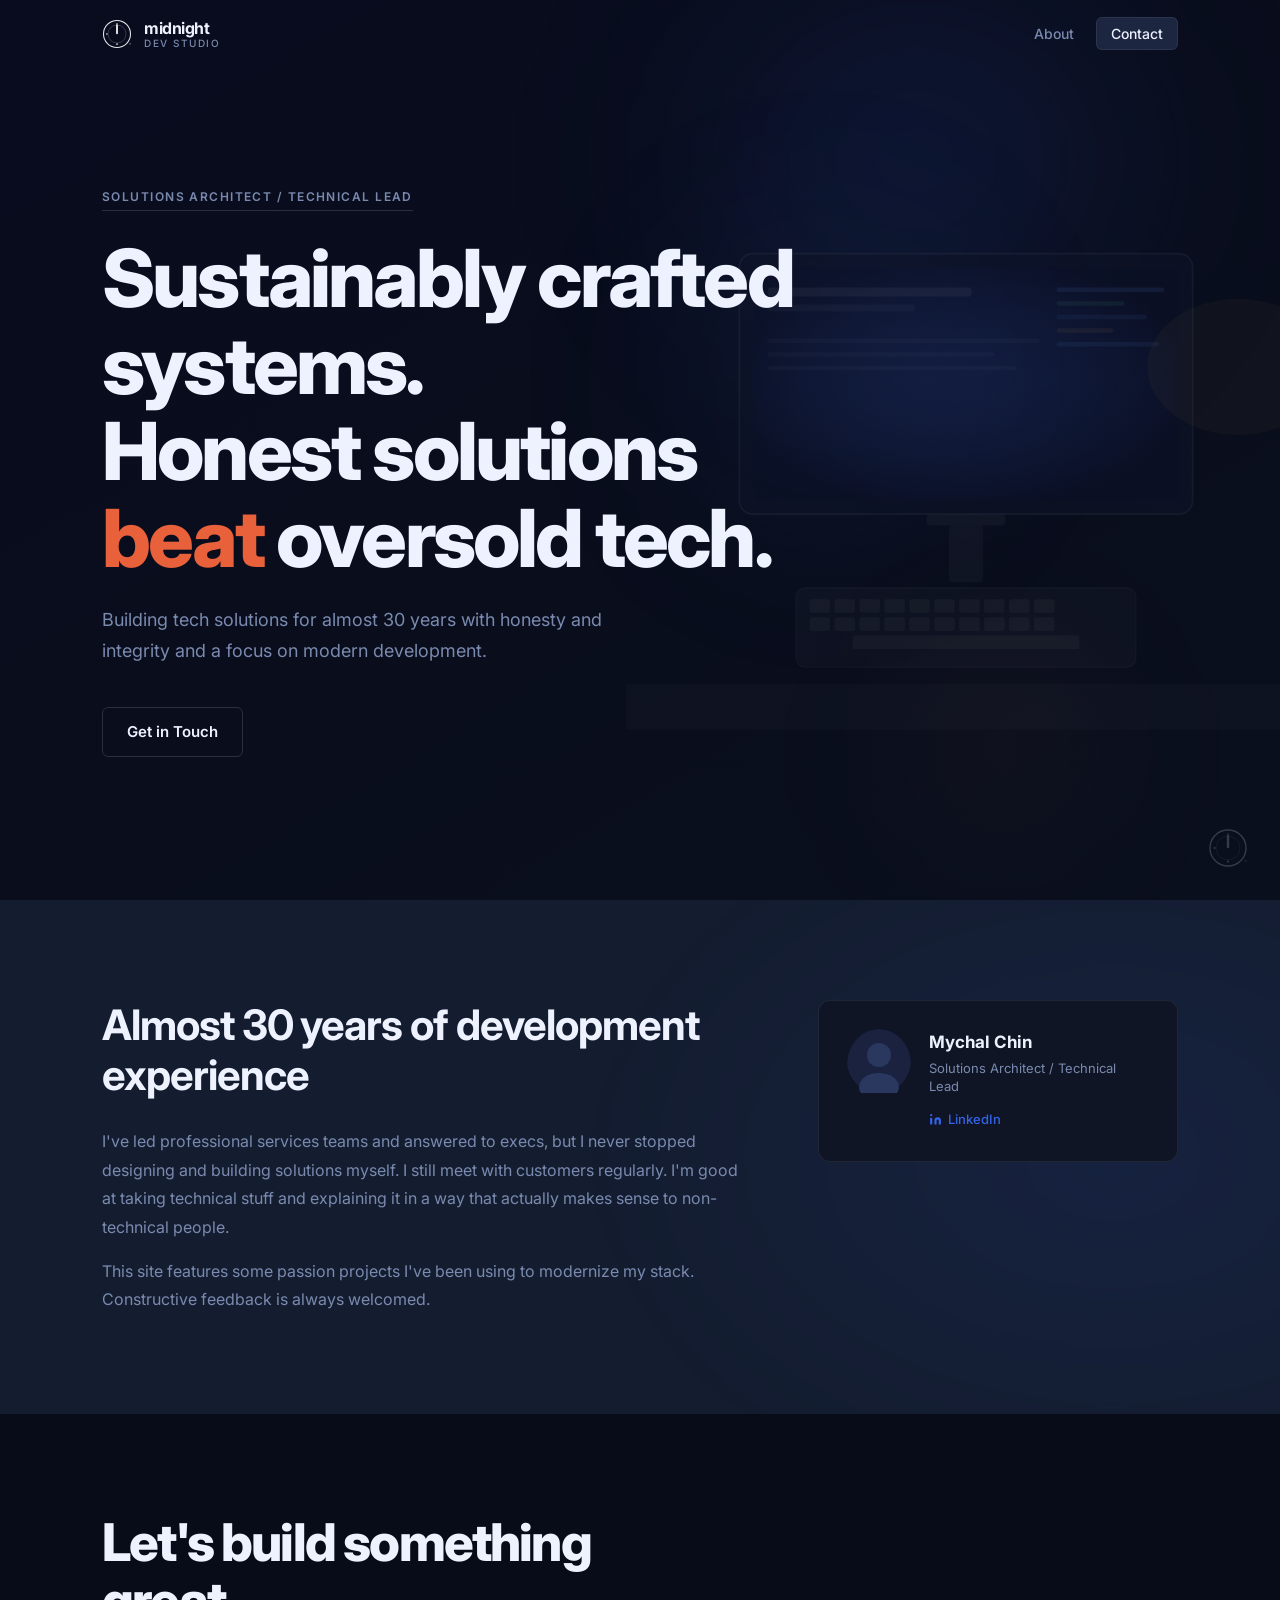
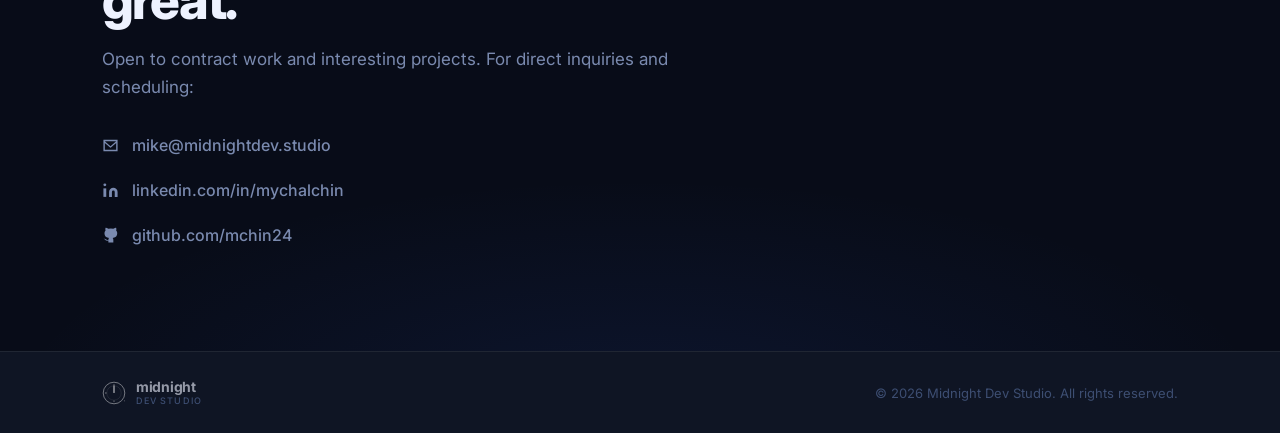
<file: index.html>
<!DOCTYPE html>
<html lang="en">
	<head>
		<meta charset="UTF-8">
		<meta name="viewport" content="width=device-width, initial-scale=1.0">
		<title>Midnight Dev Studio — Mychal Chin</title>
		<meta name="description"
		      content="Solutions Architect and Technical Lead. Building modern applications.">
		
		<!-- Open Graph -->
		<meta property="og:title" content="Midnight Dev Studio">
		<meta property="og:description"
		      content="Solutions Architect and Technical Lead. Building modern applications.">
		<meta property="og:type" content="website">
		<meta property="og:url" content="https://midnightdev.studio">
		
		<link rel="preconnect" href="https://fonts.googleapis.com">
		<link rel="preconnect" href="https://fonts.gstatic.com" crossorigin>
		<link href="https://fonts.googleapis.com/css2?family=Inter:wght@300;400;500;600;700;800&display=swap" rel="stylesheet">
		
		<link rel="stylesheet" href="css/styles.css">
	</head>
	<body>
		
		<!-- ============================================================
			 NAV
			 ============================================================ -->
		<nav class="nav" id="nav">
			<div class="nav-inner">
				<a href="#" class="nav-logo" aria-label="Midnight Dev Studio — home">
					<svg class="nav-emblem" viewBox="0 0 40 40" xmlns="http://www.w3.org/2000/svg" aria-hidden="true">
						<circle cx="20" cy="20" r="18" fill="none" stroke="white" stroke-width="1.4"/>
						<circle cx="20" cy="20" r="12" fill="none" stroke="white" stroke-width="0.6" opacity="0.45"/>
						<line x1="20" y1="19" x2="20" y2="6" stroke="white" stroke-width="1.4" stroke-linecap="round"/>
						<line x1="20" y1="19" x2="20" y2="8.5" stroke="white" stroke-width="2.4" stroke-linecap="round"/>
						<path d="M27,13 a7,7 0 0,1 0,14 a5,5 0 0,0 0,-14 z" fill="white"/>
						<circle cx="6.5" cy="20" r="1.1" fill="white"/>
						<circle cx="20" cy="33.5" r="1.1" fill="white"/>
						<path d="M36.5,33 L37.5,31.5 L38.5,33 L37,34.5 Z" fill="white" opacity="0.55"/>
					</svg>
					<span class="nav-logo-wordmark">
          <span class="nav-logo-name">midnight</span>
          <span class="nav-logo-sub">dev studio</span>
        </span>
				</a>
				
				<button class="nav-hamburger" id="nav-hamburger" aria-label="Open menu" aria-expanded="false">
					<span></span>
					<span></span>
					<span></span>
				</button>
				
				<ul class="nav-links" id="nav-links" role="list">
					<li><a href="#about">About</a></li>
					<li><a href="#contact" class="nav-cta">Contact</a></li>
				</ul>
			</div>
		</nav>
		
		<!-- ============================================================
			 HERO
			 ============================================================ -->
		<section class="hero" id="hero" aria-label="Introduction">
			<div class="hero-bg" aria-hidden="true">
				<div class="hero-bg-glow hero-bg-glow--1"></div>
				<div class="hero-bg-glow hero-bg-glow--2"></div>
				<div class="hero-bg-glow hero-bg-glow--3"></div>
				<div class="hero-bg-desk" aria-hidden="true">
					<!-- Stylised desk/monitor scene -->
					<svg class="desk-svg" viewBox="0 0 600 500" xmlns="http://www.w3.org/2000/svg" aria-hidden="true">
						<!-- monitor stand -->
						<rect x="265" y="310" width="70" height="10" rx="4" fill="rgba(255,255,255,0.06)"/>
						<rect x="285" y="320" width="30" height="50" rx="3" fill="rgba(255,255,255,0.05)"/>
						<!-- monitor body -->
						<rect x="100" y="80" width="400" height="230" rx="12" fill="rgba(15,21,40,0.9)" stroke="rgba(255,255,255,0.08)" stroke-width="1.5"/>
						<!-- monitor screen inner glow -->
						<rect x="112" y="92" width="376" height="206" rx="6" fill="url(#screenGrad)"/>
						<!-- screen content suggestion -->
						<rect x="125" y="110" width="180" height="8" rx="3" fill="rgba(255,255,255,0.08)"/>
						<rect x="125" y="125" width="130" height="6" rx="3" fill="rgba(255,255,255,0.05)"/>
						<rect x="125" y="155" width="240" height="4" rx="2" fill="rgba(255,255,255,0.04)"/>
						<rect x="125" y="167" width="200" height="4" rx="2" fill="rgba(255,255,255,0.04)"/>
						<rect x="125" y="179" width="220" height="4" rx="2" fill="rgba(255,255,255,0.04)"/>
						<!-- code-like lines right panel -->
						<rect x="380" y="110" width="95" height="4" rx="2" fill="rgba(100,160,255,0.15)"/>
						<rect x="380" y="122" width="60" height="4" rx="2" fill="rgba(100,200,150,0.12)"/>
						<rect x="380" y="134" width="80" height="4" rx="2" fill="rgba(100,160,255,0.1)"/>
						<rect x="380" y="146" width="50" height="4" rx="2" fill="rgba(255,180,100,0.1)"/>
						<rect x="380" y="158" width="90" height="4" rx="2" fill="rgba(100,160,255,0.12)"/>
						<!-- keyboard -->
						<rect x="150" y="375" width="300" height="70" rx="8" fill="rgba(255,255,255,0.04)" stroke="rgba(255,255,255,0.06)" stroke-width="1"/>
						<!-- keyboard keys rows -->
						<g fill="rgba(255,255,255,0.06)">
							<rect x="162" y="385" width="18" height="12" rx="2"/>
							<rect x="184" y="385" width="18" height="12" rx="2"/>
							<rect x="206" y="385" width="18" height="12" rx="2"/>
							<rect x="228" y="385" width="18" height="12" rx="2"/>
							<rect x="250" y="385" width="18" height="12" rx="2"/>
							<rect x="272" y="385" width="18" height="12" rx="2"/>
							<rect x="294" y="385" width="18" height="12" rx="2"/>
							<rect x="316" y="385" width="18" height="12" rx="2"/>
							<rect x="338" y="385" width="18" height="12" rx="2"/>
							<rect x="360" y="385" width="18" height="12" rx="2"/>
							<rect x="162" y="401" width="18" height="12" rx="2"/>
							<rect x="184" y="401" width="18" height="12" rx="2"/>
							<rect x="206" y="401" width="18" height="12" rx="2"/>
							<rect x="228" y="401" width="18" height="12" rx="2"/>
							<rect x="250" y="401" width="18" height="12" rx="2"/>
							<rect x="272" y="401" width="18" height="12" rx="2"/>
							<rect x="294" y="401" width="18" height="12" rx="2"/>
							<rect x="316" y="401" width="18" height="12" rx="2"/>
							<rect x="338" y="401" width="18" height="12" rx="2"/>
							<rect x="360" y="401" width="18" height="12" rx="2"/>
							<rect x="200" y="417" width="200" height="12" rx="2"/>
						</g>
						<!-- moon top right -->
						<path d="M530,45 a30,30 0 0,1 0,60 a22,22 0 0,0 0,-60 z" fill="rgba(220,230,255,0.12)"/>
						<path d="M530,55 a20,20 0 0,1 0,40 a15,15 0 0,0 0,-40 z" fill="rgba(220,230,255,0.08)"/>
						<!-- desk lamp glow -->
						<ellipse cx="540" cy="180" rx="80" ry="60" fill="rgba(255,190,80,0.06)"/>
						<!-- desk surface -->
						<rect x="0" y="460" width="600" height="40" rx="0" fill="rgba(255,255,255,0.03)"/>
						
						<defs>
							<radialGradient id="screenGrad" cx="50%" cy="50%" r="55%">
								<stop offset="0%" stop-color="rgba(40,70,160,0.35)"/>
								<stop offset="100%" stop-color="rgba(10,15,40,0.6)"/>
							</radialGradient>
						</defs>
					</svg>
				</div>
			</div>
			
			<div class="hero-content">
				<p class="hero-label">Solutions Architect / Technical Lead</p>
				<h1 class="hero-heading">
					Sustainably crafted systems.<br>
					Honest solutions <em>beat</em> oversold tech.
				</h1>
				<p class="hero-body">
					Building tech solutions for almost 30 years with honesty and integrity and a focus on modern
					development.
				</p>
				<div class="hero-ctas">
					<a href="#contact" class="btn btn-outline">Get in Touch</a>
				</div>
			</div>
			
			<!-- decorative clock emblem -->
			<div class="hero-emblem" aria-hidden="true">
				<svg viewBox="0 0 40 40" xmlns="http://www.w3.org/2000/svg">
					<circle cx="20" cy="20" r="18" fill="none" stroke="white" stroke-width="1.4"/>
					<circle cx="20" cy="20" r="12" fill="none" stroke="white" stroke-width="0.6" opacity="0.45"/>
					<line x1="20" y1="19" x2="20" y2="6" stroke="white" stroke-width="1.4" stroke-linecap="round"/>
					<line x1="20" y1="19" x2="20" y2="8.5" stroke="white" stroke-width="2.4" stroke-linecap="round"/>
					<path d="M27,13 a7,7 0 0,1 0,14 a5,5 0 0,0 0,-14 z" fill="white"/>
					<circle cx="6.5" cy="20" r="1.1" fill="white"/>
					<circle cx="20" cy="33.5" r="1.1" fill="white"/>
					<path d="M36.5,33 L37.5,31.5 L38.5,33 L37,34.5 Z" fill="white" opacity="0.55"/>
				</svg>
			</div>
		</section>
		
		<!-- ============================================================
			 ABOUT
			 ============================================================ -->
		<section class="section about" id="about">
			<div class="about-bg" aria-hidden="true">
				<div class="about-bg-glow"></div>
			</div>
			<div class="container">
				<div class="about-grid">
					<div class="about-text">
						<h2 class="section-title about-title">Almost 30 years of development experience</h2>
						<p class="about-body">
							I've led professional services teams and answered to execs, but I never stopped designing
							and building solutions myself. I still meet with customers regularly. I'm good at taking
							technical stuff and explaining it in a way that actually makes sense to non-technical people.
						</p>
						<p class="about-body">
							This site features some passion projects I've been using to modernize my stack. Constructive feedback is always welcomed.
						</p>
					</div>
					
					<aside class="about-aside">
						<div class="meet-card">
							<div class="meet-avatar" aria-hidden="true">
								<svg viewBox="0 0 64 64" xmlns="http://www.w3.org/2000/svg" width="64" height="64">
									<circle cx="32" cy="32" r="32" fill="#1a2240"/>
									<circle cx="32" cy="26" r="12" fill="#2a3860"/>
									<ellipse cx="32" cy="58" rx="20" ry="14" fill="#2a3860"/>
								</svg>
							</div>
							<div class="meet-info">
								<h3 class="meet-name">Mychal Chin</h3>
								<p class="meet-role">Solutions Architect / Technical Lead</p>
								<a href="https://linkedin.com/in/mychalchin" class="meet-link" target="_blank" rel="noopener">
									<svg width="13" height="13" viewBox="0 0 24 24" fill="currentColor" aria-hidden="true"><path d="M16 8a6 6 0 0 1 6 6v7h-4v-7a2 2 0 0 0-2-2 2 2 0 0 0-2 2v7h-4v-7a6 6 0 0 1 6-6z"/><rect x="2" y="9" width="4" height="12"/><circle cx="4" cy="4" r="2"/></svg>
									LinkedIn
								</a>
							</div>
						</div>
					</aside>
				</div>
			</div>
		</section>
		
		<!-- ============================================================
			 CONTACT
			 ============================================================ -->
		<section class="section contact" id="contact">
			<div class="contact-bg" aria-hidden="true"></div>
			<div class="container">
				<div class="contact-split">
					<div class="contact-main">
						<h2 class="contact-heading">Let's build something great.</h2>
						<p class="contact-body">Open to contract work and interesting projects. For direct inquiries and scheduling:</p>
						<ul class="contact-links" role="list">
							<li>
								<a href="mailto:mike@midnightdev.studio" class="contact-link" target="_blank" rel="noopener">
									<svg width="17" height="17" viewBox="0 0 24 24" fill="currentColor" aria-hidden="true"><path d="M2 4h20v16H2V4zm2 2v.01L12 13l8-6.99V6H4zm16 2.43l-7.39 6.46a1 1 0 0 1-1.22 0L4 8.43V18h16V8.43z"/></svg>
									mike@midnightdev.studio
								</a>
							</li>
							<li>
								<a href="https://linkedin.com/in/mychalchin" class="contact-link" target="_blank" rel="noopener">
									<svg width="17" height="17" viewBox="0 0 24 24" fill="currentColor" aria-hidden="true"><path d="M16 8a6 6 0 0 1 6 6v7h-4v-7a2 2 0 0 0-2-2 2 2 0 0 0-2 2v7h-4v-7a6 6 0 0 1 6-6z"/><rect x="2" y="9" width="4" height="12"/><circle cx="4" cy="4" r="2"/></svg>
									linkedin.com/in/mychalchin
								</a>
							</li>
							<li>
								<a href="https://github.com/mchin24" class="contact-link" target="_blank" rel="noopener">
									<svg width="17" height="17" viewBox="0 0 24 24" fill="currentColor" aria-hidden="true"><path d="M9 19c-5 1.5-5-2.5-7-3m14 6v-3.87a3.37 3.37 0 0 0-.94-2.61c3.14-.35 6.44-1.54 6.44-7A5.44 5.44 0 0 0 20 4.77 5.07 5.07 0 0 0 19.91 1S18.73.65 16 2.48a13.38 13.38 0 0 0-7 0C6.27.65 5.09 1 5.09 1A5.07 5.07 0 0 0 5 4.77a5.44 5.44 0 0 0-1.5 3.78c0 5.42 3.3 6.61 6.44 7A3.37 3.37 0 0 0 9 18.13V22"/></svg>
									github.com/mchin24
								</a>
							</li>
						</ul>
					</div>
				</div>
			</div>
		</section>
		
		<!-- ============================================================
			 FOOTER
			 ============================================================ -->
		<footer class="footer">
			<div class="container footer-inner">
				<a href="#" class="footer-logo" aria-label="Midnight Dev Studio — back to top">
					<svg class="footer-emblem" viewBox="0 0 40 40" xmlns="http://www.w3.org/2000/svg" aria-hidden="true">
						<circle cx="20" cy="20" r="18" fill="none" stroke="white" stroke-width="1.4"/>
						<circle cx="20" cy="20" r="12" fill="none" stroke="white" stroke-width="0.6" opacity="0.45"/>
						<line x1="20" y1="19" x2="20" y2="6" stroke="white" stroke-width="1.4" stroke-linecap="round"/>
						<line x1="20" y1="19" x2="20" y2="8.5" stroke="white" stroke-width="2.4" stroke-linecap="round"/>
						<path d="M27,13 a7,7 0 0,1 0,14 a5,5 0 0,0 0,-14 z" fill="white"/>
						<circle cx="6.5" cy="20" r="1.1" fill="white"/>
						<circle cx="20" cy="33.5" r="1.1" fill="white"/>
						<path d="M36.5,33 L37.5,31.5 L38.5,33 L37,34.5 Z" fill="white" opacity="0.55"/>
					</svg>
					<span class="footer-wordmark">
          <span class="footer-name">midnight</span>
          <span class="footer-sub">dev studio</span>
        </span>
				</a>
				<p class="footer-copy">© 2026 Midnight Dev Studio. All rights reserved.</p>
			</div>
		</footer>
		
		<script src="js/main.js"></script>
	</body>
</html>
</file>
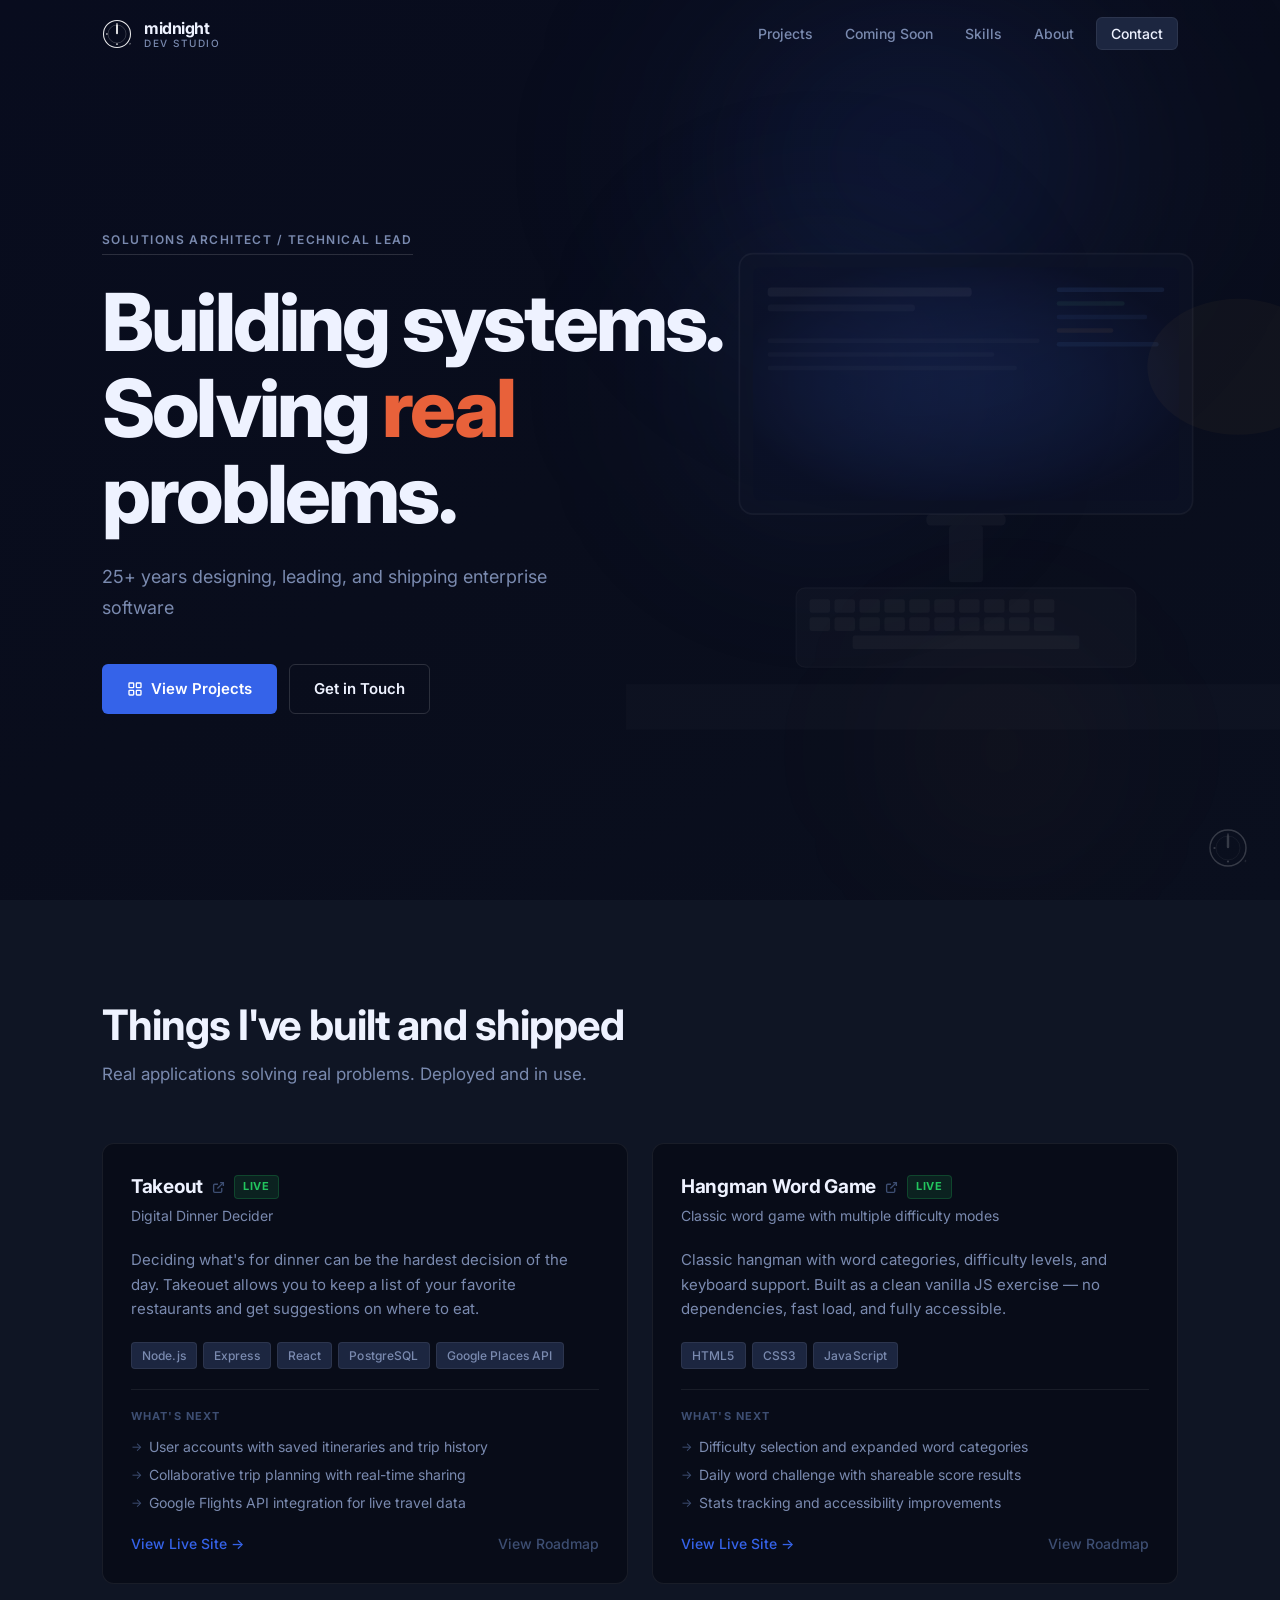
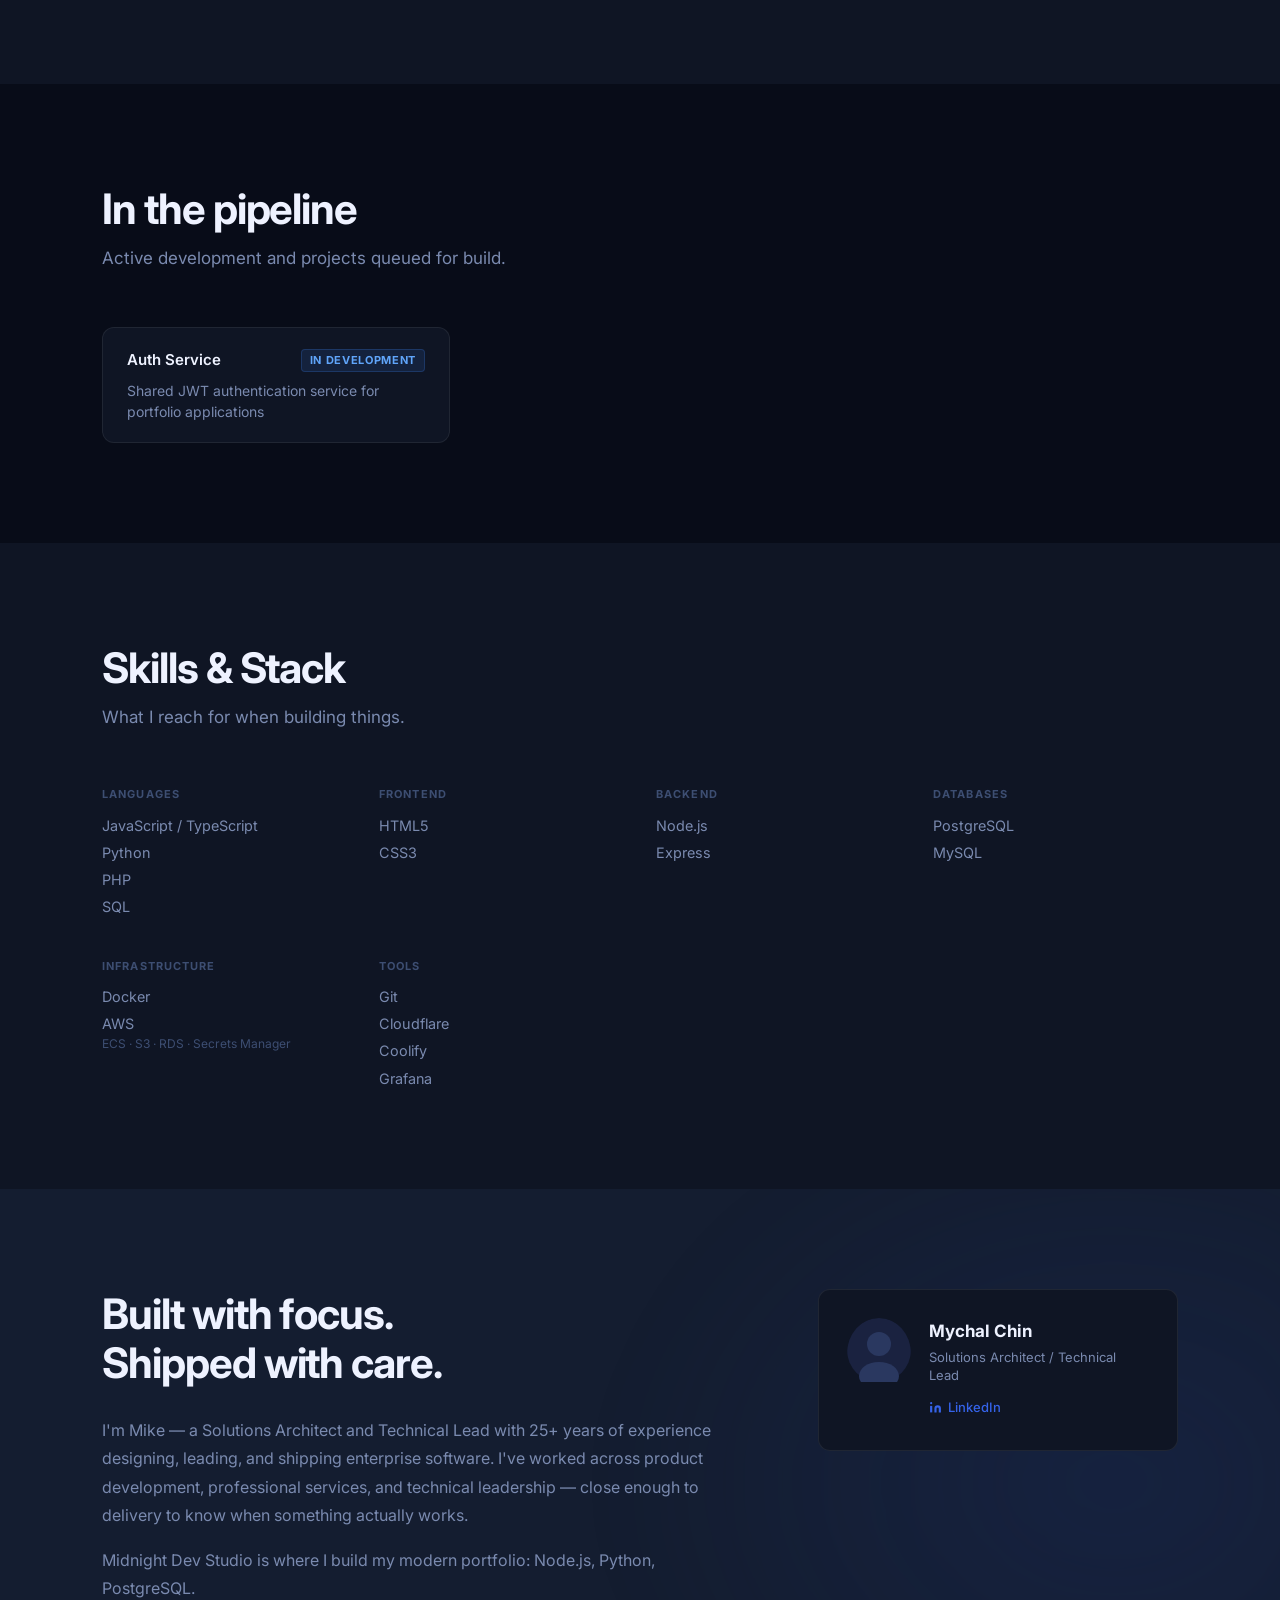
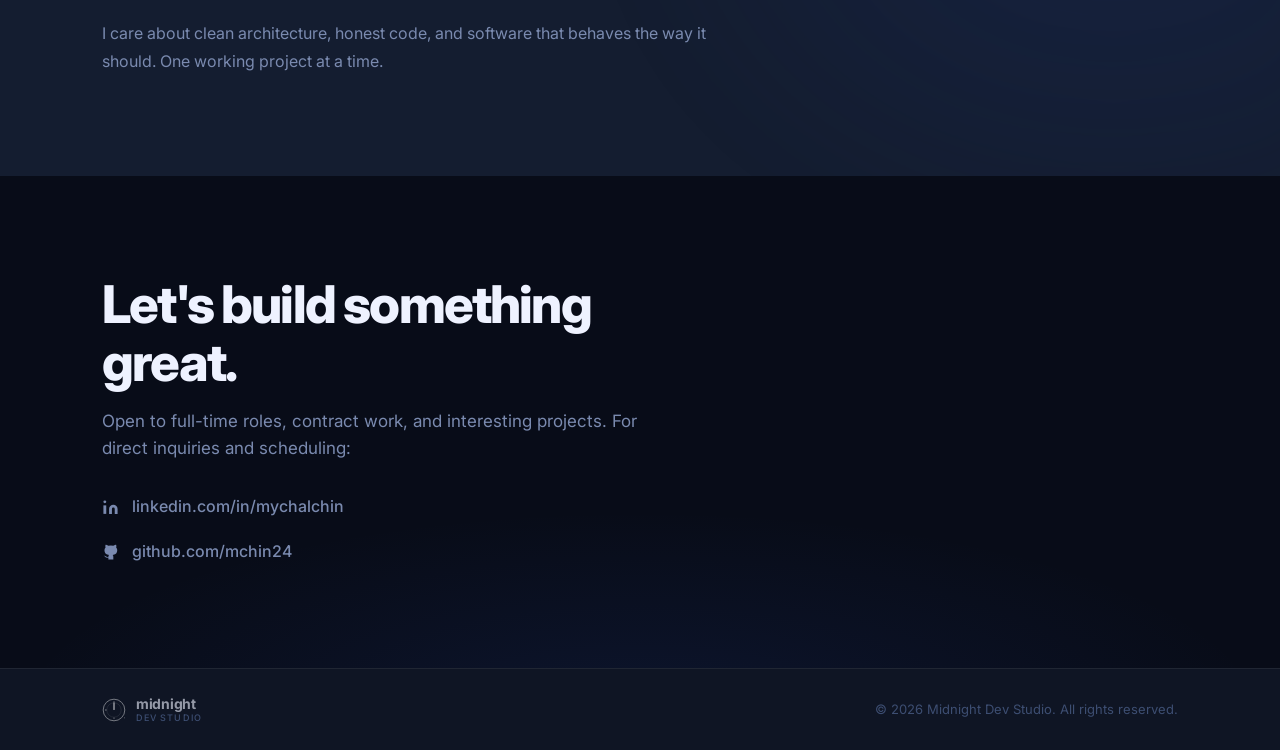
<file: full-page.html>
<!DOCTYPE html>
<html lang="en">
<head>
  <meta charset="UTF-8">
  <meta name="viewport" content="width=device-width, initial-scale=1.0">
  <title>Midnight Dev Studio — Mychal Chin</title>
  <meta name="description" content="Solutions Architect and Technical Lead. Building modern full-stack applications.">

  <!-- Open Graph -->
  <meta property="og:title" content="Midnight Dev Studio">
  <meta property="og:description" content="Solutions Architect and Technical Lead. Building modern full-stack applications.">
  <meta property="og:type" content="website">
  <meta property="og:url" content="https://midnightdev.studio">

  <link rel="preconnect" href="https://fonts.googleapis.com">
  <link rel="preconnect" href="https://fonts.gstatic.com" crossorigin>
  <link href="https://fonts.googleapis.com/css2?family=Inter:wght@300;400;500;600;700;800&display=swap" rel="stylesheet">

  <link rel="stylesheet" href="css/styles.css">
</head>
<body>

  <!-- ============================================================
       NAV
       ============================================================ -->
  <nav class="nav" id="nav">
    <div class="nav-inner">
      <a href="#" class="nav-logo" aria-label="Midnight Dev Studio — home">
        <svg class="nav-emblem" viewBox="0 0 40 40" xmlns="http://www.w3.org/2000/svg" aria-hidden="true">
          <circle cx="20" cy="20" r="18" fill="none" stroke="white" stroke-width="1.4"/>
          <circle cx="20" cy="20" r="12" fill="none" stroke="white" stroke-width="0.6" opacity="0.45"/>
          <line x1="20" y1="19" x2="20" y2="6" stroke="white" stroke-width="1.4" stroke-linecap="round"/>
          <line x1="20" y1="19" x2="20" y2="8.5" stroke="white" stroke-width="2.4" stroke-linecap="round"/>
          <path d="M27,13 a7,7 0 0,1 0,14 a5,5 0 0,0 0,-14 z" fill="white"/>
          <circle cx="6.5" cy="20" r="1.1" fill="white"/>
          <circle cx="20" cy="33.5" r="1.1" fill="white"/>
          <path d="M36.5,33 L37.5,31.5 L38.5,33 L37,34.5 Z" fill="white" opacity="0.55"/>
        </svg>
        <span class="nav-logo-wordmark">
          <span class="nav-logo-name">midnight</span>
          <span class="nav-logo-sub">dev studio</span>
        </span>
      </a>

      <button class="nav-hamburger" id="nav-hamburger" aria-label="Open menu" aria-expanded="false">
        <span></span>
        <span></span>
        <span></span>
      </button>

      <ul class="nav-links" id="nav-links" role="list">
        <li><a href="#projects">Projects</a></li>
        <li><a href="#coming-soon">Coming Soon</a></li>
        <li><a href="#skills">Skills</a></li>
        <li><a href="#about">About</a></li>
        <li><a href="#contact" class="nav-cta">Contact</a></li>
      </ul>
    </div>
  </nav>

  <!-- ============================================================
       HERO
       ============================================================ -->
  <section class="hero" id="hero" aria-label="Introduction">
    <div class="hero-bg" aria-hidden="true">
      <div class="hero-bg-glow hero-bg-glow--1"></div>
      <div class="hero-bg-glow hero-bg-glow--2"></div>
      <div class="hero-bg-glow hero-bg-glow--3"></div>
      <div class="hero-bg-desk" aria-hidden="true">
        <!-- Stylised desk/monitor scene -->
        <svg class="desk-svg" viewBox="0 0 600 500" xmlns="http://www.w3.org/2000/svg" aria-hidden="true">
          <!-- monitor stand -->
          <rect x="265" y="310" width="70" height="10" rx="4" fill="rgba(255,255,255,0.06)"/>
          <rect x="285" y="320" width="30" height="50" rx="3" fill="rgba(255,255,255,0.05)"/>
          <!-- monitor body -->
          <rect x="100" y="80" width="400" height="230" rx="12" fill="rgba(15,21,40,0.9)" stroke="rgba(255,255,255,0.08)" stroke-width="1.5"/>
          <!-- monitor screen inner glow -->
          <rect x="112" y="92" width="376" height="206" rx="6" fill="url(#screenGrad)"/>
          <!-- screen content suggestion -->
          <rect x="125" y="110" width="180" height="8" rx="3" fill="rgba(255,255,255,0.08)"/>
          <rect x="125" y="125" width="130" height="6" rx="3" fill="rgba(255,255,255,0.05)"/>
          <rect x="125" y="155" width="240" height="4" rx="2" fill="rgba(255,255,255,0.04)"/>
          <rect x="125" y="167" width="200" height="4" rx="2" fill="rgba(255,255,255,0.04)"/>
          <rect x="125" y="179" width="220" height="4" rx="2" fill="rgba(255,255,255,0.04)"/>
          <!-- code-like lines right panel -->
          <rect x="380" y="110" width="95" height="4" rx="2" fill="rgba(100,160,255,0.15)"/>
          <rect x="380" y="122" width="60" height="4" rx="2" fill="rgba(100,200,150,0.12)"/>
          <rect x="380" y="134" width="80" height="4" rx="2" fill="rgba(100,160,255,0.1)"/>
          <rect x="380" y="146" width="50" height="4" rx="2" fill="rgba(255,180,100,0.1)"/>
          <rect x="380" y="158" width="90" height="4" rx="2" fill="rgba(100,160,255,0.12)"/>
          <!-- keyboard -->
          <rect x="150" y="375" width="300" height="70" rx="8" fill="rgba(255,255,255,0.04)" stroke="rgba(255,255,255,0.06)" stroke-width="1"/>
          <!-- keyboard keys rows -->
          <g fill="rgba(255,255,255,0.06)">
            <rect x="162" y="385" width="18" height="12" rx="2"/>
            <rect x="184" y="385" width="18" height="12" rx="2"/>
            <rect x="206" y="385" width="18" height="12" rx="2"/>
            <rect x="228" y="385" width="18" height="12" rx="2"/>
            <rect x="250" y="385" width="18" height="12" rx="2"/>
            <rect x="272" y="385" width="18" height="12" rx="2"/>
            <rect x="294" y="385" width="18" height="12" rx="2"/>
            <rect x="316" y="385" width="18" height="12" rx="2"/>
            <rect x="338" y="385" width="18" height="12" rx="2"/>
            <rect x="360" y="385" width="18" height="12" rx="2"/>
            <rect x="162" y="401" width="18" height="12" rx="2"/>
            <rect x="184" y="401" width="18" height="12" rx="2"/>
            <rect x="206" y="401" width="18" height="12" rx="2"/>
            <rect x="228" y="401" width="18" height="12" rx="2"/>
            <rect x="250" y="401" width="18" height="12" rx="2"/>
            <rect x="272" y="401" width="18" height="12" rx="2"/>
            <rect x="294" y="401" width="18" height="12" rx="2"/>
            <rect x="316" y="401" width="18" height="12" rx="2"/>
            <rect x="338" y="401" width="18" height="12" rx="2"/>
            <rect x="360" y="401" width="18" height="12" rx="2"/>
            <rect x="200" y="417" width="200" height="12" rx="2"/>
          </g>
          <!-- moon top right -->
          <path d="M530,45 a30,30 0 0,1 0,60 a22,22 0 0,0 0,-60 z" fill="rgba(220,230,255,0.12)"/>
          <path d="M530,55 a20,20 0 0,1 0,40 a15,15 0 0,0 0,-40 z" fill="rgba(220,230,255,0.08)"/>
          <!-- desk lamp glow -->
          <ellipse cx="540" cy="180" rx="80" ry="60" fill="rgba(255,190,80,0.06)"/>
          <!-- desk surface -->
          <rect x="0" y="460" width="600" height="40" rx="0" fill="rgba(255,255,255,0.03)"/>

          <defs>
            <radialGradient id="screenGrad" cx="50%" cy="50%" r="55%">
              <stop offset="0%" stop-color="rgba(40,70,160,0.35)"/>
              <stop offset="100%" stop-color="rgba(10,15,40,0.6)"/>
            </radialGradient>
          </defs>
        </svg>
      </div>
    </div>

    <div class="hero-content">
      <p class="hero-label">Solutions Architect / Technical Lead</p>
      <h1 class="hero-heading">
        Building systems.<br>
        Solving <em>real</em> problems.
      </h1>
      <p class="hero-body">
        25+ years designing, leading, and shipping enterprise software
      </p>
      <div class="hero-ctas">
        <a href="#projects" class="btn btn-primary">
          <svg width="16" height="16" viewBox="0 0 24 24" fill="none" stroke="currentColor" stroke-width="2" aria-hidden="true"><rect x="3" y="3" width="7" height="7" rx="1"/><rect x="14" y="3" width="7" height="7" rx="1"/><rect x="3" y="14" width="7" height="7" rx="1"/><rect x="14" y="14" width="7" height="7" rx="1"/></svg>
          View Projects
        </a>
        <a href="#contact" class="btn btn-outline">Get in Touch</a>
      </div>
    </div>

    <!-- decorative clock emblem -->
    <div class="hero-emblem" aria-hidden="true">
      <svg viewBox="0 0 40 40" xmlns="http://www.w3.org/2000/svg">
        <circle cx="20" cy="20" r="18" fill="none" stroke="white" stroke-width="1.4"/>
        <circle cx="20" cy="20" r="12" fill="none" stroke="white" stroke-width="0.6" opacity="0.45"/>
        <line x1="20" y1="19" x2="20" y2="6" stroke="white" stroke-width="1.4" stroke-linecap="round"/>
        <line x1="20" y1="19" x2="20" y2="8.5" stroke="white" stroke-width="2.4" stroke-linecap="round"/>
        <path d="M27,13 a7,7 0 0,1 0,14 a5,5 0 0,0 0,-14 z" fill="white"/>
        <circle cx="6.5" cy="20" r="1.1" fill="white"/>
        <circle cx="20" cy="33.5" r="1.1" fill="white"/>
        <path d="M36.5,33 L37.5,31.5 L38.5,33 L37,34.5 Z" fill="white" opacity="0.55"/>
      </svg>
    </div>
  </section>

  <!-- ============================================================
       PROJECTS
       ============================================================ -->
  <section class="section projects" id="projects">
    <div class="container">
      <div class="section-header">
        <h2 class="section-title">Things I've built and shipped</h2>
        <p class="section-subtitle">Real applications solving real problems. Deployed and in use.</p>
      </div>
      <div class="projects-grid">

        <!-- Nomacle -->
        <article class="project-card">
          <div class="project-card-top">
            <div class="project-name-row">
              <h3 class="project-name">Takeout</h3>
              <a href="https://nomacle.midnightdev.studio" class="project-external" target="_blank" rel="noopener"
                 aria-label="Visit Takeout live site">
                <svg width="13" height="13" viewBox="0 0 24 24" fill="none" stroke="currentColor" stroke-width="2.5" aria-hidden="true"><path d="M18 13v6a2 2 0 0 1-2 2H5a2 2 0 0 1-2-2V8a2 2 0 0 1 2-2h6"/><polyline points="15 3 21 3 21 9"/><line x1="10" y1="14" x2="21" y2="3"/></svg>
              </a>
              <span class="badge badge-live">Live</span>
            </div>
            <p class="project-tagline">Digital Dinner Decider</p>
          </div>

          <p class="project-description">
            Deciding what's for dinner can be the hardest decision of the day. Takeouet allows you to keep a list of
	          your favorite restaurants and get suggestions on where to eat.
          </p>

          <div class="tech-tags">
            <span class="tag">Node.js</span>
            <span class="tag">Express</span>
            <span class="tag">React</span>
            <span class="tag">PostgreSQL</span>
            <span class="tag">Google Places API</span>
          </div>

          <div class="project-whats-next">
            <h4 class="whats-next-label">What's Next</h4>
            <ul class="whats-next-list">
              <li>User accounts with saved itineraries and trip history</li>
              <li>Collaborative trip planning with real-time sharing</li>
              <li>Google Flights API integration for live travel data</li>
            </ul>
          </div>

          <div class="project-card-footer">
            <a href="https://nomacle.midnightdev.studio" class="btn-link" target="_blank" rel="noopener">View Live Site →</a>
            <a href="#" class="btn-link btn-link--dim">View Roadmap</a>
          </div>
        </article>

        <!-- Hangman Word Game -->
        <article class="project-card">
          <div class="project-card-top">
            <div class="project-name-row">
              <h3 class="project-name">Hangman Word Game</h3>
              <a href="https://wordgame.midnightdev.studio" class="project-external" target="_blank" rel="noopener" aria-label="Visit Hangman Word Game live site">
                <svg width="13" height="13" viewBox="0 0 24 24" fill="none" stroke="currentColor" stroke-width="2.5" aria-hidden="true"><path d="M18 13v6a2 2 0 0 1-2 2H5a2 2 0 0 1-2-2V8a2 2 0 0 1 2-2h6"/><polyline points="15 3 21 3 21 9"/><line x1="10" y1="14" x2="21" y2="3"/></svg>
              </a>
              <span class="badge badge-live">Live</span>
            </div>
            <p class="project-tagline">Classic word game with multiple difficulty modes</p>
          </div>

          <p class="project-description">
            Classic hangman with word categories, difficulty levels, and keyboard support. Built as a clean vanilla JS exercise — no dependencies, fast load, and fully accessible.
          </p>

          <div class="tech-tags">
            <span class="tag">HTML5</span>
            <span class="tag">CSS3</span>
            <span class="tag">JavaScript</span>
          </div>

          <div class="project-whats-next">
            <h4 class="whats-next-label">What's Next</h4>
            <ul class="whats-next-list">
              <li>Difficulty selection and expanded word categories</li>
              <li>Daily word challenge with shareable score results</li>
              <li>Stats tracking and accessibility improvements</li>
            </ul>
          </div>

          <div class="project-card-footer">
            <a href="https://wordgame.midnightdev.studio" class="btn-link" target="_blank" rel="noopener">View Live Site →</a>
            <a href="#" class="btn-link btn-link--dim">View Roadmap</a>
          </div>
        </article>

      </div>
    </div>
  </section>

  <!-- ============================================================
       COMING SOON
       ============================================================ -->
  <section class="section coming-soon" id="coming-soon">
    <div class="container">
      <div class="section-header">
        <h2 class="section-title">In the pipeline</h2>
        <p class="section-subtitle">Active development and projects queued for build.</p>
      </div>
      <div class="pipeline-grid">

        <div class="pipeline-item">
          <div class="pipeline-item-header">
            <h3 class="pipeline-name">Auth Service</h3>
            <span class="badge badge-dev">In Development</span>
          </div>
          <p class="pipeline-desc">Shared JWT authentication service for portfolio applications</p>
        </div>

      </div>
    </div>
  </section>

  <!-- ============================================================
       SKILLS
       ============================================================ -->
  <section class="section skills" id="skills">
    <div class="container">
      <div class="section-header">
        <h2 class="section-title">Skills &amp; Stack</h2>
        <p class="section-subtitle">What I reach for when building things.</p>
      </div>
      <div class="skills-grid">

        <div class="skill-group">
          <h3 class="skill-group-label">Languages</h3>
          <ul class="skill-list" role="list">
            <li>JavaScript / TypeScript</li>
            <li>Python</li>
            <li>PHP</li>
            <li>SQL</li>
          </ul>
        </div>

        <div class="skill-group">
          <h3 class="skill-group-label">Frontend</h3>
          <ul class="skill-list" role="list">
            <li>HTML5</li>
            <li>CSS3</li>
          </ul>
        </div>

        <div class="skill-group">
          <h3 class="skill-group-label">Backend</h3>
          <ul class="skill-list" role="list">
            <li>Node.js</li>
            <li>Express</li>
          </ul>
        </div>

        <div class="skill-group">
          <h3 class="skill-group-label">Databases</h3>
          <ul class="skill-list" role="list">
            <li>PostgreSQL</li>
            <li>MySQL</li>
          </ul>
        </div>

        <div class="skill-group">
          <h3 class="skill-group-label">Infrastructure</h3>
          <ul class="skill-list" role="list">
            <li>Docker</li>
            <li>AWS <span class="skill-note">ECS · S3 · RDS · Secrets Manager</span></li>
          </ul>
        </div>

        <div class="skill-group">
          <h3 class="skill-group-label">Tools</h3>
          <ul class="skill-list" role="list">
            <li>Git</li>
            <li>Cloudflare</li>
            <li>Coolify</li>
            <li>Grafana</li>
          </ul>
        </div>

      </div>
    </div>
  </section>

  <!-- ============================================================
       ABOUT
       ============================================================ -->
  <section class="section about" id="about">
    <div class="about-bg" aria-hidden="true">
      <div class="about-bg-glow"></div>
    </div>
    <div class="container">
      <div class="about-grid">
        <div class="about-text">
          <h2 class="section-title about-title">Built with focus.<br>Shipped with care.</h2>
          <p class="about-body">
            I'm Mike — a Solutions Architect and Technical Lead with 25+ years of experience designing, leading, and
	          shipping enterprise software. I've worked across product development, professional services, and technical leadership — close enough to delivery to know when something actually works.
          </p>
          <p class="about-body">
            Midnight Dev Studio is where I build my modern portfolio: Node.js, Python, PostgreSQL.
          </p>
          <p class="about-body">
            I care about clean architecture, honest code, and software that behaves the way it should. One working project at a time.
          </p>
        </div>

        <aside class="about-aside">
          <div class="meet-card">
            <div class="meet-avatar" aria-hidden="true">
              <svg viewBox="0 0 64 64" xmlns="http://www.w3.org/2000/svg" width="64" height="64">
                <circle cx="32" cy="32" r="32" fill="#1a2240"/>
                <circle cx="32" cy="26" r="12" fill="#2a3860"/>
                <ellipse cx="32" cy="58" rx="20" ry="14" fill="#2a3860"/>
              </svg>
            </div>
            <div class="meet-info">
              <h3 class="meet-name">Mychal Chin</h3>
              <p class="meet-role">Solutions Architect / Technical Lead</p>
              <a href="https://linkedin.com/in/mychalchin" class="meet-link" target="_blank" rel="noopener">
                <svg width="13" height="13" viewBox="0 0 24 24" fill="currentColor" aria-hidden="true"><path d="M16 8a6 6 0 0 1 6 6v7h-4v-7a2 2 0 0 0-2-2 2 2 0 0 0-2 2v7h-4v-7a6 6 0 0 1 6-6z"/><rect x="2" y="9" width="4" height="12"/><circle cx="4" cy="4" r="2"/></svg>
                LinkedIn
              </a>
            </div>
          </div>
        </aside>
      </div>
    </div>
  </section>

  <!-- ============================================================
       CONTACT
       ============================================================ -->
  <section class="section contact" id="contact">
    <div class="contact-bg" aria-hidden="true"></div>
    <div class="container">
      <div class="contact-split">
        <div class="contact-main">
          <h2 class="contact-heading">Let's build something great.</h2>
          <p class="contact-body">Open to full-time roles, contract work, and interesting projects. For direct inquiries and scheduling:</p>
          <ul class="contact-links" role="list">
            <li>
              <a href="https://linkedin.com/in/mychalchin" class="contact-link" target="_blank" rel="noopener">
                <svg width="17" height="17" viewBox="0 0 24 24" fill="currentColor" aria-hidden="true"><path d="M16 8a6 6 0 0 1 6 6v7h-4v-7a2 2 0 0 0-2-2 2 2 0 0 0-2 2v7h-4v-7a6 6 0 0 1 6-6z"/><rect x="2" y="9" width="4" height="12"/><circle cx="4" cy="4" r="2"/></svg>
                linkedin.com/in/mychalchin
              </a>
            </li>
            <li>
              <a href="https://github.com/mchin24" class="contact-link" target="_blank" rel="noopener">
                <svg width="17" height="17" viewBox="0 0 24 24" fill="currentColor" aria-hidden="true"><path d="M9 19c-5 1.5-5-2.5-7-3m14 6v-3.87a3.37 3.37 0 0 0-.94-2.61c3.14-.35 6.44-1.54 6.44-7A5.44 5.44 0 0 0 20 4.77 5.07 5.07 0 0 0 19.91 1S18.73.65 16 2.48a13.38 13.38 0 0 0-7 0C6.27.65 5.09 1 5.09 1A5.07 5.07 0 0 0 5 4.77a5.44 5.44 0 0 0-1.5 3.78c0 5.42 3.3 6.61 6.44 7A3.37 3.37 0 0 0 9 18.13V22"/></svg>
                github.com/mchin24
              </a>
            </li>
          </ul>
        </div>
      </div>
    </div>
  </section>

  <!-- ============================================================
       FOOTER
       ============================================================ -->
  <footer class="footer">
    <div class="container footer-inner">
      <a href="#" class="footer-logo" aria-label="Midnight Dev Studio — back to top">
        <svg class="footer-emblem" viewBox="0 0 40 40" xmlns="http://www.w3.org/2000/svg" aria-hidden="true">
          <circle cx="20" cy="20" r="18" fill="none" stroke="white" stroke-width="1.4"/>
          <circle cx="20" cy="20" r="12" fill="none" stroke="white" stroke-width="0.6" opacity="0.45"/>
          <line x1="20" y1="19" x2="20" y2="6" stroke="white" stroke-width="1.4" stroke-linecap="round"/>
          <line x1="20" y1="19" x2="20" y2="8.5" stroke="white" stroke-width="2.4" stroke-linecap="round"/>
          <path d="M27,13 a7,7 0 0,1 0,14 a5,5 0 0,0 0,-14 z" fill="white"/>
          <circle cx="6.5" cy="20" r="1.1" fill="white"/>
          <circle cx="20" cy="33.5" r="1.1" fill="white"/>
          <path d="M36.5,33 L37.5,31.5 L38.5,33 L37,34.5 Z" fill="white" opacity="0.55"/>
        </svg>
        <span class="footer-wordmark">
          <span class="footer-name">midnight</span>
          <span class="footer-sub">dev studio</span>
        </span>
      </a>
      <p class="footer-copy">© 2026 Midnight Dev Studio. All rights reserved.</p>
    </div>
  </footer>

  <script src="js/main.js"></script>
</body>
</html>
</file>
<file: css/styles.css>
/* ============================================================
   Reset & Custom Properties
   ============================================================ */
*, *::before, *::after {
  box-sizing: border-box;
  margin: 0;
  padding: 0;
}

:root {
  --bg:         #080c18;
  --surface:    #0f1524;
  --surface-2:  #141d30;
  --surface-3:  #1c2640;
  --text:       #eef2ff;
  --text-muted: #7a8aaf;
  --text-dim:   #3d4e72;
  --accent:     #e8613a;
  --primary:    #3563e9;
  --primary-h:  #2550cc;
  --green:      #22c55e;
  --border:     rgba(255, 255, 255, 0.07);
  --border-h:   rgba(255, 255, 255, 0.14);
  --radius:     12px;
  --radius-sm:  6px;
  --font:       'Inter', -apple-system, BlinkMacSystemFont, 'Segoe UI', sans-serif;
  --ease:       200ms ease;
  --width:      1140px;
}

html {
  scroll-behavior: smooth;
  font-size: 16px;
}

body {
  background: var(--bg);
  color: var(--text);
  font-family: var(--font);
  line-height: 1.6;
  -webkit-font-smoothing: antialiased;
  overflow-x: hidden;
}

a { color: inherit; text-decoration: none; }
ul { list-style: none; }
img { display: block; max-width: 100%; }

/* ============================================================
   Layout
   ============================================================ */
.container {
  max-width: var(--width);
  margin: 0 auto;
  padding: 0 32px;
}

.section {
  padding: 100px 0;
}

.section-header {
  margin-bottom: 56px;
}

.section-title {
  font-size: clamp(1.875rem, 3.5vw, 2.625rem);
  font-weight: 700;
  letter-spacing: -0.025em;
  line-height: 1.18;
  margin-bottom: 12px;
}

.section-subtitle {
  color: var(--text-muted);
  font-size: 1.0625rem;
  line-height: 1.5;
}

/* ============================================================
   Navigation
   ============================================================ */
.nav {
  position: fixed;
  inset: 0 0 auto 0;
  z-index: 200;
  transition: background var(--ease), box-shadow var(--ease);
}

.nav.scrolled {
  background: rgba(8, 12, 24, 0.90);
  backdrop-filter: blur(20px);
  -webkit-backdrop-filter: blur(20px);
  box-shadow: 0 1px 0 var(--border);
}

.nav-inner {
  max-width: var(--width);
  margin: 0 auto;
  padding: 0 32px;
  height: 68px;
  display: flex;
  align-items: center;
  justify-content: space-between;
  gap: 16px;
}

/* Logo */
.nav-logo {
  display: flex;
  align-items: center;
  gap: 12px;
  flex-shrink: 0;
}

.nav-emblem {
  width: 30px;
  height: 30px;
  opacity: 0.9;
}

.nav-logo-wordmark {
  display: flex;
  flex-direction: column;
  line-height: 1;
}

.nav-logo-name {
  font-size: 1rem;
  font-weight: 700;
  letter-spacing: -0.03em;
  color: var(--text);
}

.nav-logo-sub {
  font-size: 0.625rem;
  font-weight: 500;
  letter-spacing: 0.15em;
  text-transform: uppercase;
  color: var(--text-muted);
  margin-top: 2px;
}

/* Nav links */
.nav-links {
  display: flex;
  align-items: center;
  gap: 4px;
}

.nav-links a {
  padding: 7px 14px;
  border-radius: var(--radius-sm);
  font-size: 0.875rem;
  font-weight: 500;
  color: var(--text-muted);
  transition: color var(--ease), background var(--ease);
}

.nav-links a:hover {
  color: var(--text);
  background: var(--surface);
}

.nav-links .nav-cta {
  color: var(--text);
  background: var(--surface-3);
  border: 1px solid var(--border);
  margin-left: 4px;
}

.nav-links .nav-cta:hover {
  background: var(--surface-2);
  border-color: var(--border-h);
}

/* Hamburger */
.nav-hamburger {
  display: none;
  flex-direction: column;
  justify-content: center;
  gap: 5px;
  background: none;
  border: none;
  cursor: pointer;
  padding: 6px;
  border-radius: var(--radius-sm);
}

.nav-hamburger span {
  display: block;
  width: 22px;
  height: 2px;
  background: var(--text);
  border-radius: 2px;
  transition: transform 250ms ease, opacity 250ms ease;
}

.nav-hamburger.open span:nth-child(1) { transform: translateY(7px) rotate(45deg); }
.nav-hamburger.open span:nth-child(2) { opacity: 0; }
.nav-hamburger.open span:nth-child(3) { transform: translateY(-7px) rotate(-45deg); }

/* ============================================================
   Buttons
   ============================================================ */
.btn {
  display: inline-flex;
  align-items: center;
  gap: 8px;
  padding: 12px 24px;
  border-radius: var(--radius-sm);
  font-size: 0.9375rem;
  font-weight: 600;
  transition: all var(--ease);
  cursor: pointer;
  border: 1px solid transparent;
  white-space: nowrap;
}

.btn-primary {
  background: var(--primary);
  color: #fff;
  border-color: transparent;
}

.btn-primary:hover {
  background: var(--primary-h);
  transform: translateY(-1px);
  box-shadow: 0 6px 24px rgba(53, 99, 233, 0.38);
}

.btn-outline {
  background: transparent;
  color: var(--text);
  border-color: var(--border-h);
}

.btn-outline:hover {
  background: var(--surface);
  border-color: rgba(255,255,255,0.22);
  transform: translateY(-1px);
}

.btn-link {
  font-size: 0.875rem;
  font-weight: 500;
  color: var(--primary);
  transition: color var(--ease);
}

.btn-link:hover { color: #7da4ff; }

.btn-link--dim {
  color: var(--text-dim);
}

.btn-link--dim:hover { color: var(--text-muted); }

/* ============================================================
   Hero
   ============================================================ */
.hero {
  min-height: 100svh;
  position: relative;
  display: flex;
  align-items: center;
  overflow: hidden;
}

/* Background layers */
.hero-bg {
  position: absolute;
  inset: 0;
  z-index: 0;
  background: linear-gradient(150deg, #080c1e 0%, #090d1c 50%, #0a0f1e 100%);
}

.hero-bg-glow {
  position: absolute;
  border-radius: 50%;
  filter: blur(80px);
  pointer-events: none;
}

.hero-bg-glow--1 {
  width: 600px;
  height: 500px;
  top: -10%;
  right: 5%;
  background: radial-gradient(ellipse, rgba(35, 60, 140, 0.28) 0%, transparent 70%);
}

.hero-bg-glow--2 {
  width: 400px;
  height: 400px;
  top: 20%;
  right: 20%;
  background: radial-gradient(ellipse, rgba(55, 90, 180, 0.15) 0%, transparent 70%);
}

.hero-bg-glow--3 {
  width: 300px;
  height: 300px;
  bottom: 0;
  right: 10%;
  background: radial-gradient(ellipse, rgba(255, 160, 60, 0.06) 0%, transparent 70%);
}

/* Desk illustration */
.hero-bg-desk {
  position: absolute;
  right: -2%;
  top: 50%;
  transform: translateY(-50%);
  width: 55%;
  max-width: 680px;
  opacity: 0.6;
  pointer-events: none;
}

.desk-svg {
  width: 100%;
  height: auto;
}

/* Hero content */
.hero-content {
  position: relative;
  z-index: 1;
  width: 100%;
  max-width: var(--width);
  margin: 0 auto;
  padding: 120px 32px 80px;
}

.hero-label {
  display: inline-block;
  font-size: 0.75rem;
  font-weight: 600;
  letter-spacing: 0.12em;
  text-transform: uppercase;
  color: var(--text-muted);
  margin-bottom: 24px;
  padding: 4px 0;
  border-bottom: 1px solid var(--border-h);
}

.hero-heading {
  font-size: clamp(2.75rem, 7vw, 5rem);
  font-weight: 800;
  letter-spacing: -0.035em;
  line-height: 1.08;
  margin-bottom: 24px;
  max-width: 700px;
}

.hero-heading em {
  font-style: normal;
  color: var(--accent);
}

.hero-body {
  font-size: 1.125rem;
  color: var(--text-muted);
  max-width: 500px;
  line-height: 1.72;
  margin-bottom: 40px;
}

.hero-ctas {
  display: flex;
  gap: 12px;
  flex-wrap: wrap;
}

/* Decorative clock emblem */
.hero-emblem {
  position: absolute;
  bottom: 32px;
  right: 32px;
  width: 40px;
  height: 40px;
  opacity: 0.18;
  z-index: 1;
  animation: float 6s ease-in-out infinite;
}

@keyframes float {
  0%, 100% { transform: translateY(0); }
  50%       { transform: translateY(-6px); }
}

/* ============================================================
   Projects
   ============================================================ */
.projects {
  background: var(--surface);
}

.projects-grid {
  display: grid;
  grid-template-columns: repeat(2, 1fr);
  gap: 24px;
}

.project-card {
  background: var(--bg);
  border: 1px solid var(--border);
  border-radius: var(--radius);
  padding: 28px;
  display: flex;
  flex-direction: column;
  gap: 20px;
  transition: border-color var(--ease), box-shadow var(--ease);
}

.project-card:hover {
  border-color: var(--border-h);
  box-shadow: 0 12px 40px rgba(0, 0, 0, 0.45);
}

.project-name-row {
  display: flex;
  align-items: center;
  gap: 9px;
  flex-wrap: wrap;
}

.project-name {
  font-size: 1.1875rem;
  font-weight: 700;
  letter-spacing: -0.015em;
}

.project-external {
  color: var(--text-dim);
  line-height: 0;
  transition: color var(--ease);
}

.project-external:hover { color: var(--text-muted); }

.project-tagline {
  font-size: 0.875rem;
  color: var(--text-muted);
  margin-top: 3px;
}

.project-description {
  font-size: 0.9375rem;
  color: var(--text-muted);
  line-height: 1.65;
}

.tech-tags {
  display: flex;
  flex-wrap: wrap;
  gap: 6px;
}

.tag {
  padding: 3px 10px;
  border-radius: 4px;
  font-size: 0.75rem;
  font-weight: 500;
  background: var(--surface-3);
  color: var(--text-muted);
  border: 1px solid var(--border);
  letter-spacing: 0.01em;
}

/* Badges */
.badge {
  display: inline-flex;
  align-items: center;
  padding: 2px 8px;
  border-radius: 4px;
  font-size: 0.6875rem;
  font-weight: 700;
  letter-spacing: 0.06em;
  text-transform: uppercase;
  flex-shrink: 0;
}

.badge-live {
  background: rgba(34, 197, 94, 0.12);
  color: #22c55e;
  border: 1px solid rgba(34, 197, 94, 0.22);
}

.badge-dev {
  background: rgba(59, 130, 246, 0.12);
  color: #60a5fa;
  border: 1px solid rgba(59, 130, 246, 0.22);
}

.badge-planned {
  background: rgba(168, 85, 247, 0.12);
  color: #c084fc;
  border: 1px solid rgba(168, 85, 247, 0.22);
}

/* What's Next */
.project-whats-next {
  border-top: 1px solid var(--border);
  padding-top: 18px;
}

.whats-next-label {
  font-size: 0.6875rem;
  font-weight: 700;
  text-transform: uppercase;
  letter-spacing: 0.1em;
  color: var(--text-dim);
  margin-bottom: 10px;
}

.whats-next-list {
  display: flex;
  flex-direction: column;
  gap: 7px;
}

.whats-next-list li {
  font-size: 0.875rem;
  color: var(--text-muted);
  padding-left: 18px;
  position: relative;
  line-height: 1.5;
}

.whats-next-list li::before {
  content: '→';
  position: absolute;
  left: 0;
  color: var(--text-dim);
  font-size: 0.75rem;
  top: 2px;
}

.project-card-footer {
  display: flex;
  align-items: center;
  justify-content: space-between;
  margin-top: auto;
}

/* ============================================================
   Coming Soon
   ============================================================ */
.coming-soon {
  background: var(--bg);
}

.pipeline-grid {
  display: grid;
  grid-template-columns: repeat(auto-fill, minmax(290px, 1fr));
  gap: 16px;
}

.pipeline-item {
  background: var(--surface);
  border: 1px solid var(--border);
  border-radius: var(--radius);
  padding: 20px 24px;
  transition: border-color var(--ease);
}

.pipeline-item:hover {
  border-color: var(--border-h);
}

.pipeline-item-header {
  display: flex;
  align-items: center;
  justify-content: space-between;
  gap: 12px;
  margin-bottom: 8px;
  flex-wrap: wrap;
}

.pipeline-name {
  font-size: 0.9375rem;
  font-weight: 600;
}

.pipeline-desc {
  font-size: 0.875rem;
  color: var(--text-muted);
  line-height: 1.5;
}

/* ============================================================
   Skills
   ============================================================ */
.skills {
  background: var(--surface);
}

.skills-grid {
  display: grid;
  grid-template-columns: repeat(4, 1fr);
  gap: 40px 32px;
}

.skill-group-label {
  font-size: 0.6875rem;
  font-weight: 700;
  text-transform: uppercase;
  letter-spacing: 0.1em;
  color: var(--text-dim);
  margin-bottom: 12px;
}

.skill-list {
  display: flex;
  flex-direction: column;
  gap: 7px;
}

.skill-list li {
  font-size: 0.9rem;
  color: var(--text-muted);
  line-height: 1.4;
}

.skill-note {
  font-size: 0.75rem;
  color: var(--text-dim);
  display: block;
  margin-top: 2px;
}

/* ============================================================
   About
   ============================================================ */
.about {
  position: relative;
  background: var(--surface-2);
  overflow: hidden;
}

.about-bg {
  position: absolute;
  inset: 0;
  pointer-events: none;
}

.about-bg-glow {
  position: absolute;
  top: -20%;
  right: -5%;
  width: 60%;
  height: 140%;
  background: radial-gradient(ellipse at 70% 50%, rgba(30, 55, 130, 0.2) 0%, transparent 65%);
  filter: blur(40px);
}

.about-grid {
  display: grid;
  grid-template-columns: 1fr 360px;
  gap: 72px;
  align-items: start;
  position: relative;
  z-index: 1;
}

.about-title {
  margin-bottom: 28px;
}

.about-body {
  color: var(--text-muted);
  font-size: 1rem;
  line-height: 1.78;
  margin-bottom: 16px;
}

.about-body:last-child { margin-bottom: 0; }

/* Meet card */
.meet-card {
  background: var(--surface);
  border: 1px solid var(--border);
  border-radius: var(--radius);
  padding: 28px;
  display: flex;
  gap: 18px;
  align-items: flex-start;
}

.meet-avatar {
  flex-shrink: 0;
  border-radius: 50%;
  overflow: hidden;
}

.meet-name {
  font-size: 1.0625rem;
  font-weight: 700;
  margin-bottom: 3px;
}

.meet-role {
  font-size: 0.8125rem;
  color: var(--text-muted);
  margin-bottom: 12px;
  line-height: 1.4;
}

.meet-link {
  display: inline-flex;
  align-items: center;
  gap: 6px;
  font-size: 0.8125rem;
  font-weight: 500;
  color: var(--primary);
  transition: color var(--ease);
}

.meet-link:hover { color: #7da4ff; }

/* ============================================================
   Contact
   ============================================================ */
.contact {
  position: relative;
  background: var(--bg);
  overflow: hidden;
}

.contact-bg {
  position: absolute;
  inset: 0;
  background: radial-gradient(ellipse 70% 60% at 50% 110%, rgba(53, 99, 233, 0.1) 0%, transparent 70%);
  pointer-events: none;
}

.contact-split {
  position: relative;
  z-index: 1;
  max-width: 580px;
}

.contact-heading {
  font-size: clamp(2rem, 4.5vw, 3.25rem);
  font-weight: 800;
  letter-spacing: -0.035em;
  line-height: 1.12;
  margin-bottom: 16px;
}

.contact-body {
  color: var(--text-muted);
  font-size: 1.0625rem;
  line-height: 1.6;
  margin-bottom: 32px;
}

.contact-links {
  display: flex;
  flex-direction: column;
  gap: 16px;
}

.contact-link {
  display: inline-flex;
  align-items: center;
  gap: 13px;
  font-size: 1rem;
  font-weight: 500;
  color: var(--text-muted);
  transition: color var(--ease);
}

.contact-link:hover { color: var(--text); }

/* ============================================================
   Footer
   ============================================================ */
.footer {
  background: var(--surface);
  border-top: 1px solid var(--border);
  padding: 28px 0;
}

.footer-inner {
  display: flex;
  align-items: center;
  justify-content: space-between;
  gap: 24px;
}

.footer-logo {
  display: flex;
  align-items: center;
  gap: 10px;
}

.footer-emblem {
  width: 24px;
  height: 24px;
  opacity: 0.5;
}

.footer-wordmark {
  display: flex;
  flex-direction: column;
  line-height: 1;
}

.footer-name {
  font-size: 0.875rem;
  font-weight: 700;
  letter-spacing: -0.02em;
  color: var(--text);
  opacity: 0.6;
}

.footer-sub {
  font-size: 0.5625rem;
  font-weight: 500;
  letter-spacing: 0.12em;
  text-transform: uppercase;
  color: var(--text-dim);
  margin-top: 2px;
}

.footer-copy {
  font-size: 0.8125rem;
  color: var(--text-dim);
}

/* ============================================================
   Responsive — tablet
   ============================================================ */
@media (max-width: 1024px) {
  .skills-grid {
    grid-template-columns: repeat(3, 1fr);
  }
}

@media (max-width: 900px) {
  .projects-grid {
    grid-template-columns: 1fr;
  }

  .about-grid {
    grid-template-columns: 1fr;
    gap: 48px;
  }

  .skills-grid {
    grid-template-columns: repeat(2, 1fr);
  }

  .hero-bg-desk {
    width: 70%;
    opacity: 0.35;
  }
}

/* Responsive — mobile */
@media (max-width: 640px) {
  .container {
    padding: 0 20px;
  }

  .section {
    padding: 72px 0;
  }

  /* Nav mobile */
  .nav-inner {
    padding: 0 20px;
    height: 60px;
  }

  .nav-hamburger {
    display: flex;
  }

  .nav-links {
    display: none;
    position: fixed;
    top: 60px;
    inset-inline: 0;
    background: rgba(8, 12, 24, 0.97);
    backdrop-filter: blur(20px);
    -webkit-backdrop-filter: blur(20px);
    flex-direction: column;
    align-items: stretch;
    padding: 12px 20px 24px;
    border-bottom: 1px solid var(--border);
    gap: 2px;
    z-index: 199;
  }

  .nav-links.open {
    display: flex;
  }

  .nav-links a {
    padding: 10px 14px;
    font-size: 0.9375rem;
  }

  .nav-links .nav-cta {
    margin-left: 0;
    margin-top: 6px;
    text-align: center;
    justify-content: center;
  }

  /* Hero mobile */
  .hero-content {
    padding: 96px 20px 64px;
  }

  .hero-bg-desk {
    display: none;
  }

  .hero-ctas {
    flex-direction: column;
    align-items: flex-start;
  }

  .hero-emblem {
    display: none;
  }

  /* Skills */
  .skills-grid {
    grid-template-columns: 1fr 1fr;
    gap: 28px 20px;
  }

  /* Pipeline */
  .pipeline-grid {
    grid-template-columns: 1fr;
  }

  /* Footer */
  .footer-inner {
    flex-direction: column;
    align-items: flex-start;
    gap: 10px;
  }
}

@media (max-width: 420px) {
  .skills-grid {
    grid-template-columns: 1fr;
  }

  .hero-heading {
    font-size: 2.5rem;
  }
}

/* ============================================================
   Focus styles (accessibility)
   ============================================================ */
:focus-visible {
  outline: 2px solid var(--primary);
  outline-offset: 3px;
  border-radius: 3px;
}

/* ============================================================
   Scroll animation (progressive enhancement)
   ============================================================ */
@media (prefers-reduced-motion: no-preference) {
  .project-card,
  .pipeline-item,
  .skill-group,
  .meet-card {
    opacity: 0;
    transform: translateY(16px);
    transition: opacity 500ms ease, transform 500ms ease, border-color var(--ease), box-shadow var(--ease);
  }

  .project-card.visible,
  .pipeline-item.visible,
  .skill-group.visible,
  .meet-card.visible {
    opacity: 1;
    transform: translateY(0);
  }
}
</file>
